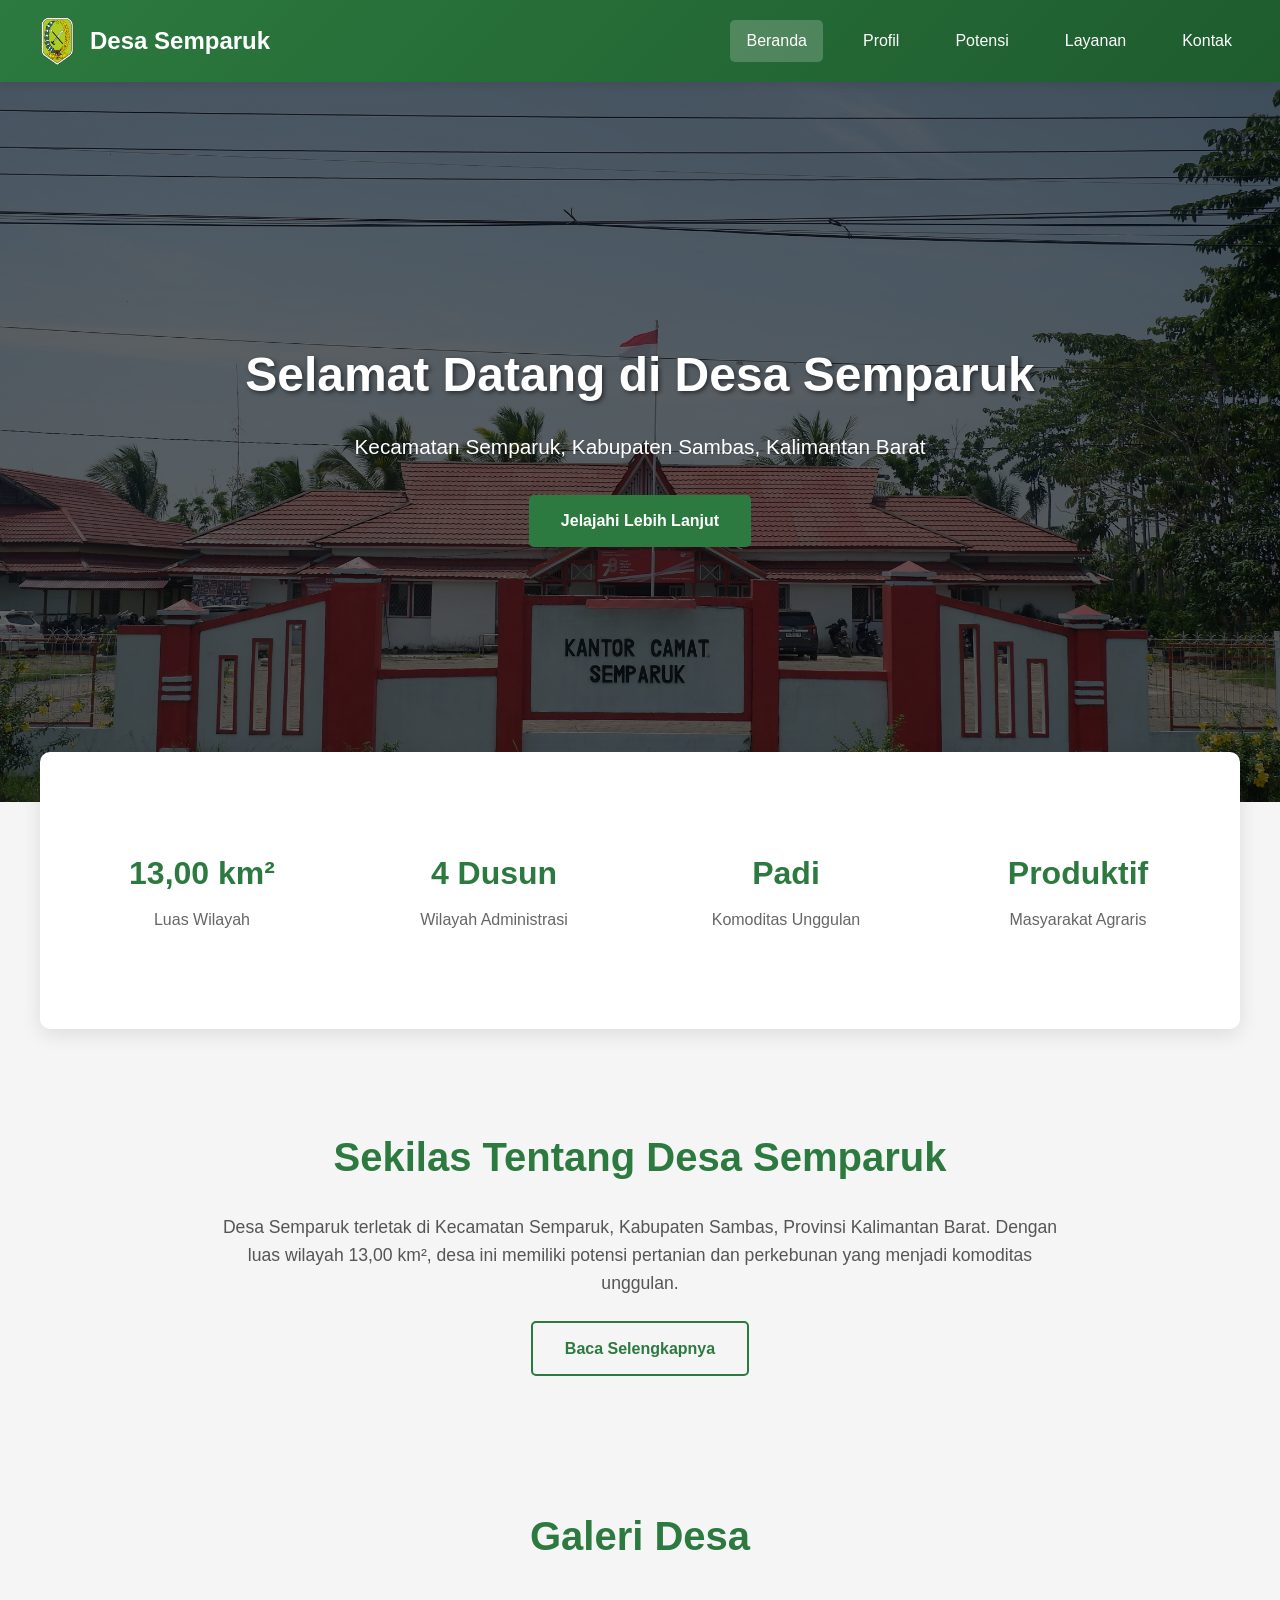
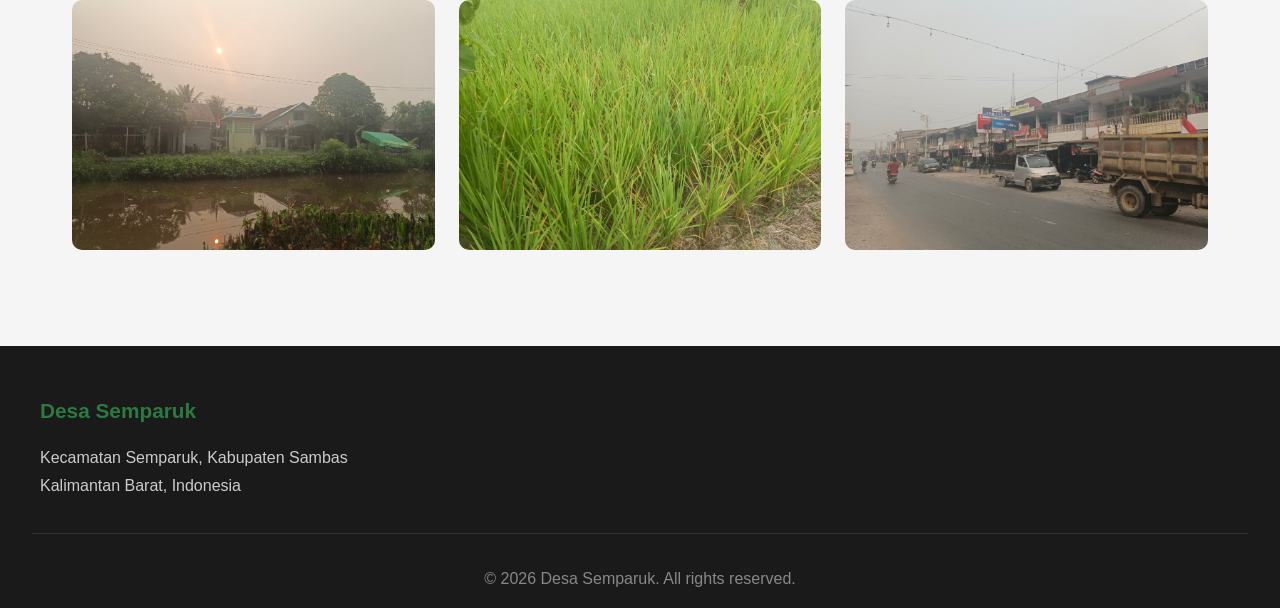
<file: index.html>
<!DOCTYPE html>
<html lang="id">
<head>
  <meta charset="UTF-8" />
  <meta name="viewport" content="width=device-width, initial-scale=1.0"/>
  <meta name="description" content="Website Desa Semparuk, Kecamatan Semparuk, Kabupaten Sambas, Kalimantan Barat"/>
  <title>Desa Semparuk - Kabupaten Sambas</title>
  <link rel="stylesheet" href="style.css" />
</head>
<body>
  <header>
    <div class="logo">
      <img src="logo_pemda.png" alt="Logo" class="logo-img"/>
      <span>Desa Semparuk</span>
    </div>
    <nav>
      <a href="index.html" class="active">Beranda</a>
      <a href="profil.html">Profil</a>
      <a href="potensi.html">Potensi</a>
      <a href="layanan.html">Layanan</a>
      <a href="kontak.html">Kontak</a>
    </nav>
    <button class="menu-toggle" id="menuToggle">☰</button>
  </header>

  <section class="hero">
    <div class="hero-content">
      <h1>Selamat Datang di Desa Semparuk</h1>
      <p>Kecamatan Semparuk, Kabupaten Sambas, Kalimantan Barat</p>
      <a href="profil.html" class="btn">Jelajahi Lebih Lanjut</a>
    </div>
  </section>

  <section class="stats">
    <div class="stat-card">
      <h3> 13,00 km²</h3>
      <p>Luas Wilayah</p>
    </div>
    <div class="stat-card">
      <h3>4 Dusun</h3>
      <p>Wilayah Administrasi</p>
    </div>
    <div class="stat-card">
      <h3>Padi</h3>
      <p>Komoditas Unggulan</p>
    </div>
    <div class="stat-card">
  <h3>Produktif</h3>
  <p>Masyarakat Agraris</p>
</div>
  </section>

  <section class="intro">
    <h2>Sekilas Tentang Desa Semparuk</h2>
    <p>Desa Semparuk terletak di Kecamatan Semparuk, Kabupaten Sambas, Provinsi Kalimantan Barat. Dengan luas wilayah  13,00 km², desa ini memiliki potensi pertanian dan perkebunan yang menjadi komoditas unggulan.</p>
    <a href="profil.html" class="btn btn-secondary">Baca Selengkapnya</a>
  </section>

  <section class="gallery">
    <h2>Galeri Desa</h2>
    <div class="gallery-grid">
      <img src="IMG_20260830_070207_433.jpg" alt="Suasana Lorong"/>
      <img src="IMG_20260830_064853_852.jpg" alt="Padi"/>
      <img src="IMG_20260830_070400_367.jpg" alt="Pasar Semparuk"/>
    </div>
  </section>

  <footer>
    <div class="footer-content">
      <div class="footer-section">
        <h3>Desa Semparuk</h3>
        <p>Kecamatan Semparuk, Kabupaten Sambas<br/>Kalimantan Barat, Indonesia</p>
      </div>
    </div>
    <div class="footer-bottom">
      <p>&copy; 2026 Desa Semparuk. All rights reserved.</p>
    </div>
  </footer>

  <script src="script.js"></script>
</body>
</html>
</file>
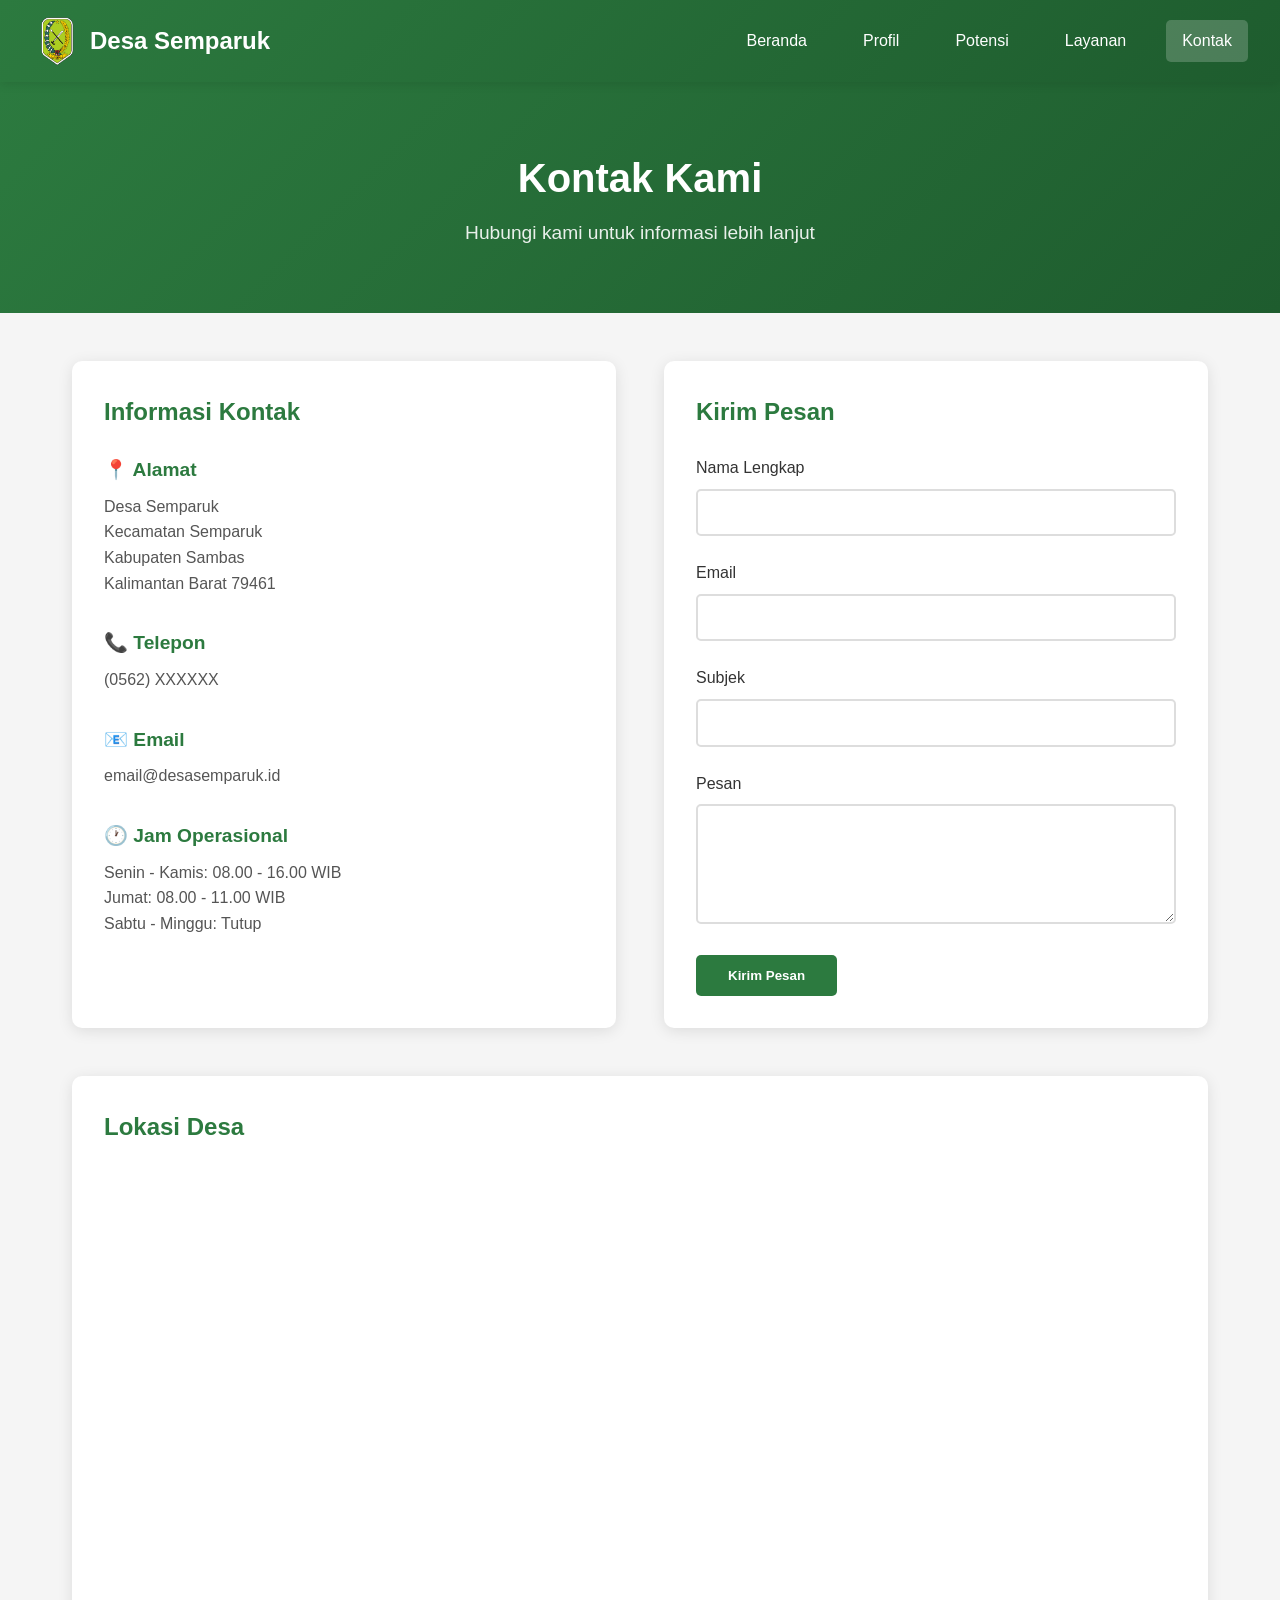
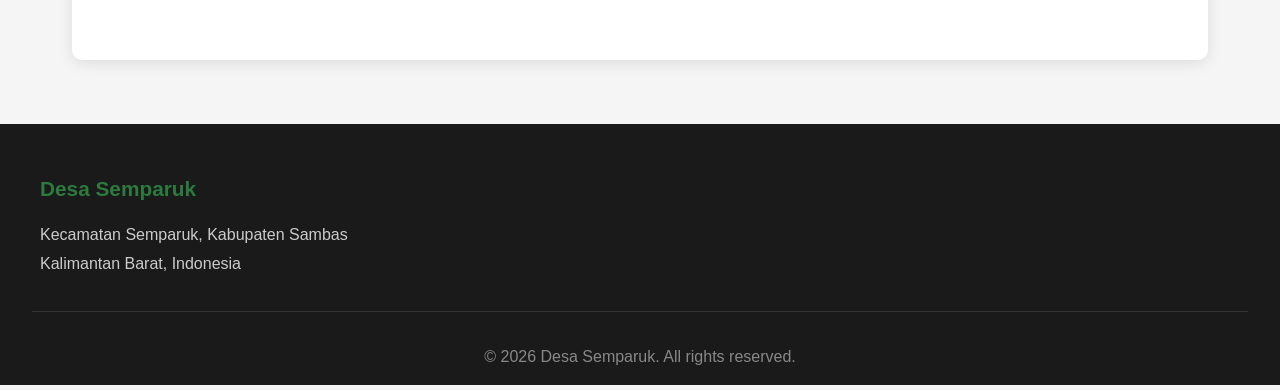
<file: kontak.html>
<!DOCTYPE html>
<html lang="id">
<head>
  <meta charset="UTF-8" />
  <meta name="viewport" content="width=device-width, initial-scale=1.0"/>
  <title>Kontak - Desa Semparuk</title>
  <link rel="stylesheet" href="style.css" />
</head>
<body>
  <header>
    <div class="logo">
      <img src="logo_pemda.png" alt="Logo Desa Semparuk" class="logo-img"/>
      <span>Desa Semparuk</span>
    </div>
    <nav>
      <a href="index.html">Beranda</a>
      <a href="profil.html">Profil</a>
      <a href="potensi.html">Potensi</a>
      <a href="layanan.html">Layanan</a>
      <a href="kontak.html" class="active">Kontak</a>
    </nav>
    <button class="menu-toggle" id="menuToggle">☰</button>
  </header>

  <section class="page-header">
    <h1>Kontak Kami</h1>
    <p>Hubungi kami untuk informasi lebih lanjut</p>
  </section>

  <section class="content">
    <div class="kontak-wrapper">
      <div class="kontak-info">
        <h2>Informasi Kontak</h2>
        <div class="info-item">
          <h3>📍 Alamat</h3>
          <p>Desa Semparuk<br/>Kecamatan Semparuk<br/>Kabupaten Sambas<br/>Kalimantan Barat 79461</p>
        </div>
        <div class="info-item">
          <h3>📞 Telepon</h3>
          <p>(0562) XXXXXX</p>
        </div>
        <div class="info-item">
          <h3>📧 Email</h3>
          <p>email@desasemparuk.id</p>
        </div>
        <div class="info-item">
          <h3>🕐 Jam Operasional</h3>
          <p>Senin - Kamis: 08.00 - 16.00 WIB<br/>Jumat: 08.00 - 11.00 WIB<br/>Sabtu - Minggu: Tutup</p>
        </div>
      </div>

      <div class="kontak-form">
        <h2>Kirim Pesan</h2>
        <form id="contactForm">
          <div class="form-group">
            <label for="nama">Nama Lengkap</label>
            <input type="text" id="nama" name="nama" required/>
          </div>
          <div class="form-group">
            <label for="email">Email</label>
            <input type="email" id="email" name="email" required/>
          </div>
          <div class="form-group">
            <label for="subjek">Subjek</label>
            <input type="text" id="subjek" name="subjek" required/>
          </div>
          <div class="form-group">
            <label for="pesan">Pesan</label>
            <textarea id="pesan" name="pesan" rows="5" required></textarea>
          </div>
          <button type="submit" class="btn">Kirim Pesan</button>
        </form>
      </div>
    </div>

    <div class="map-section">
      <h2>Lokasi Desa</h2>
      <div class="map-container">
        <iframe 
          src="https://www.google.com/maps/embed?pb=!1m18!1m12!1m3!1d18974.86491471189!2d109.10151152522246!3d1.1787715364190103!2m3!1f0!2f0!3f0!3m2!1i1024!2i768!4f13.1!3m3!1m2!1s0x31e49df1788b9505%3A0x7a98b74405d9af21!2sKec.%20Semparuk%2C%20Kabupaten%20Sambas%2C%20Kalimantan%20Barat!5e0!3m2!1sid!2sid!4v1787822150719!5m2!1sid!2sid" width="600" height="450" style="border:0;" allowfullscreen="" loading="lazy" referrerpolicy="strict-origin-when-cross-origin" 
          width="100%" 
          height="400" 
          style="border:0;" 
          allowfullscreen="" 
          loading="lazy">
        </iframe>
      </div>
    </div>
  </section>

  <footer>
    <div class="footer-content">
      <div class="footer-section">
        <h3>Desa Semparuk</h3>
        <p>Kecamatan Semparuk, Kabupaten Sambas<br/>Kalimantan Barat, Indonesia</p>
      </div>
    </div>
    <div class="footer-bottom">
      <p>&copy; 2026 Desa Semparuk. All rights reserved.</p>
    </div>
  </footer>

  <script src="script.js"></script>
</body>
</html>
</file>
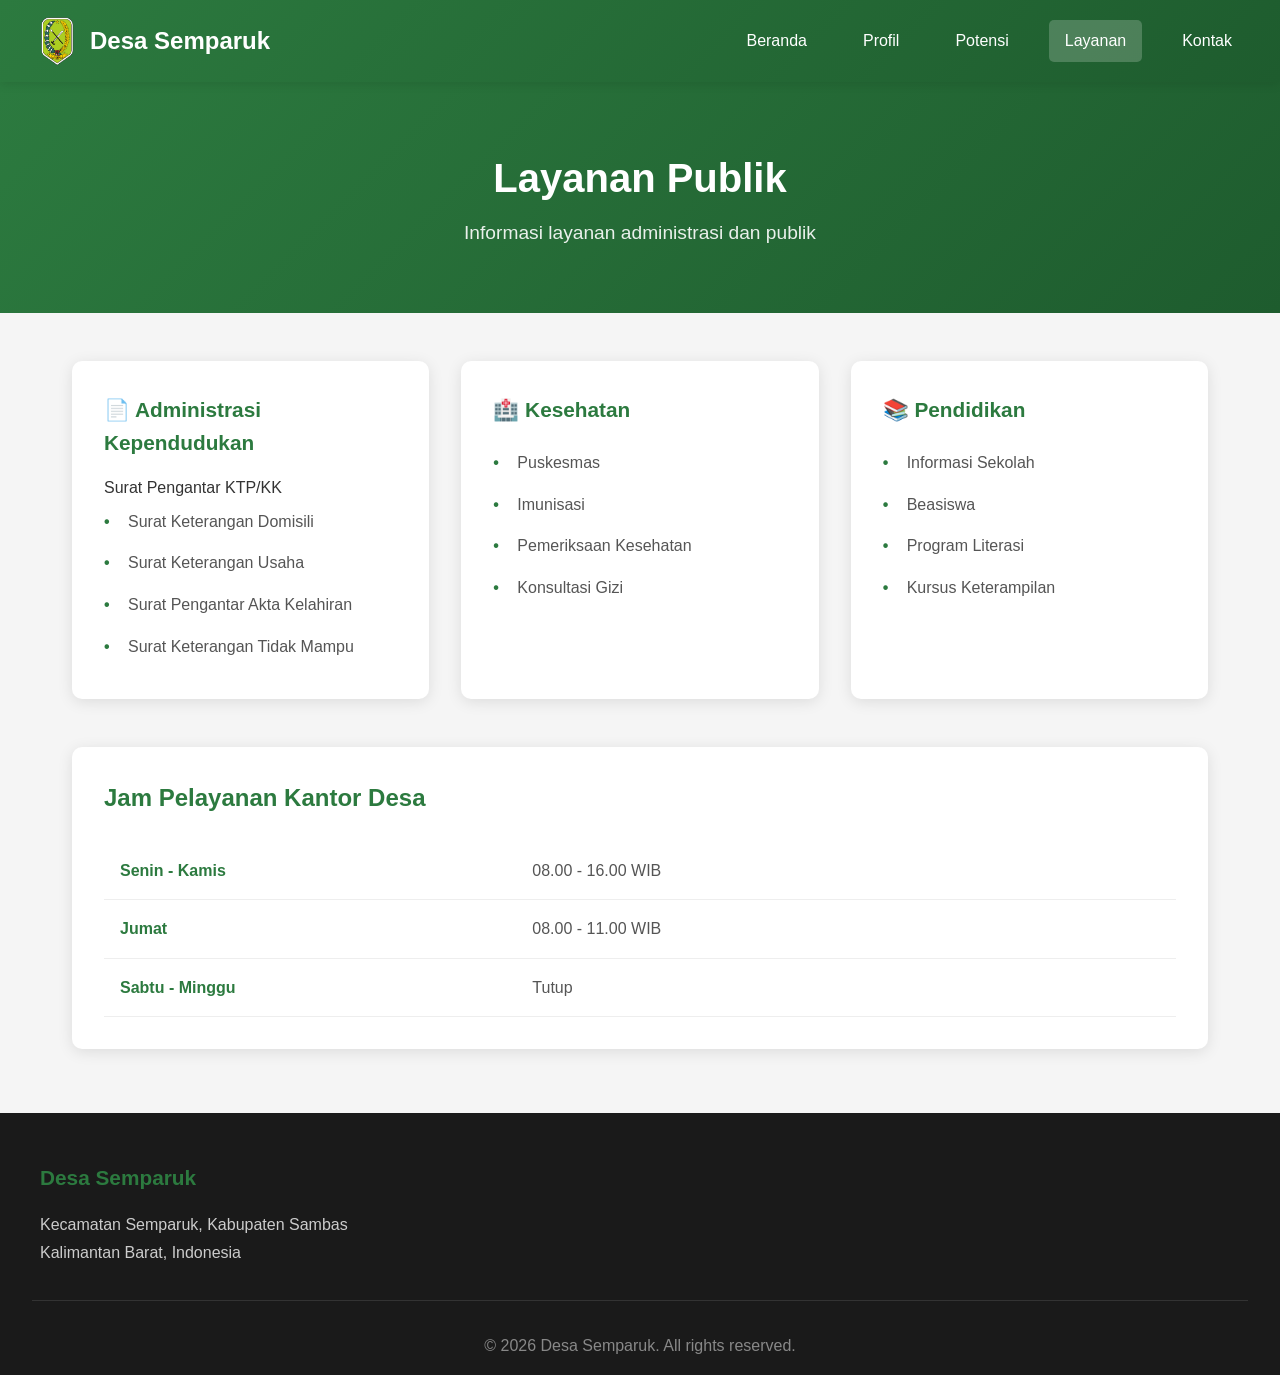
<file: layanan.html>
<!DOCTYPE html>
<html lang="id">
<head>
  <meta charset="UTF-8" />
  <meta name="viewport" content="width=device-width, initial-scale=1.0"/>
  <title>Layanan - Desa Semparuk</title>
  <link rel="stylesheet" href="style.css" />
</head>
<body>
  <header>
    <div class="logo">
      <img src="logo_pemda.png" alt="Logo Desa Semparuk" class="logo-img"/>
      <span>Desa Semparuk</span>
    </div>
    <nav>
      <a href="index.html">Beranda</a>
      <a href="profil.html">Profil</a>
      <a href="potensi.html">Potensi</a>
      <a href="layanan.html" class="active">Layanan</a>
      <a href="kontak.html">Kontak</a>
    </nav>
    <button class="menu-toggle" id="menuToggle">☰</button>
  </header>

  <section class="page-header">
    <h1>Layanan Publik</h1>
    <p>Informasi layanan administrasi dan publik</p>
  </section>

  <section class="content">
    <div class="layanan-grid">
      <div class="layanan-card">
        <h3>📄 Administrasi Kependudukan</h3>
        <ul>
          <pembuatan>Surat Pengantar KTP/KK</pembuatan>
          <li>Surat Keterangan Domisili</li>
          <li>Surat Keterangan Usaha</li>
          <li>Surat Pengantar Akta Kelahiran</li>
          <li>Surat Keterangan Tidak Mampu</li>
        </ul>
      </div>

      <div class="layanan-card">
        <h3>🏥 Kesehatan</h3>
        <ul>
          <li>Puskesmas</li>
          <li>Imunisasi</li>
          <li>Pemeriksaan Kesehatan</li>
          <li>Konsultasi Gizi</li>
        </ul>
      </div>

      <div class="layanan-card">
        <h3>📚 Pendidikan</h3>
        <ul>
          <li>Informasi Sekolah</li>
          <li>Beasiswa</li>
          <li>Program Literasi</li>
          <li>Kursus Keterampilan</li>
        </ul>
      </div>
    </div>

    <div class="jam-layanan">
      <h2>Jam Pelayanan Kantor Desa</h2>
      <table class="data-table">
        <tr>
          <td>Senin - Kamis</td>
          <td>08.00 - 16.00 WIB</td>
        </tr>
        <tr>
          <td>Jumat</td>
          <td>08.00 - 11.00 WIB</td>
        </tr>
        <tr>
          <td>Sabtu - Minggu</td>
          <td>Tutup</td>
        </tr>
      </table>
    </div>
  </section>

  <footer>
    <div class="footer-content">
      <div class="footer-section">
        <h3>Desa Semparuk</h3>
        <p>Kecamatan Semparuk, Kabupaten Sambas<br/>Kalimantan Barat, Indonesia</p>
      </div>
    </div>
    <div class="footer-bottom">
      <p>&copy; 2026 Desa Semparuk. All rights reserved.</p>
    </div>
  </footer>

  <script src="script.js"></script>
</body>
</html>
</file>
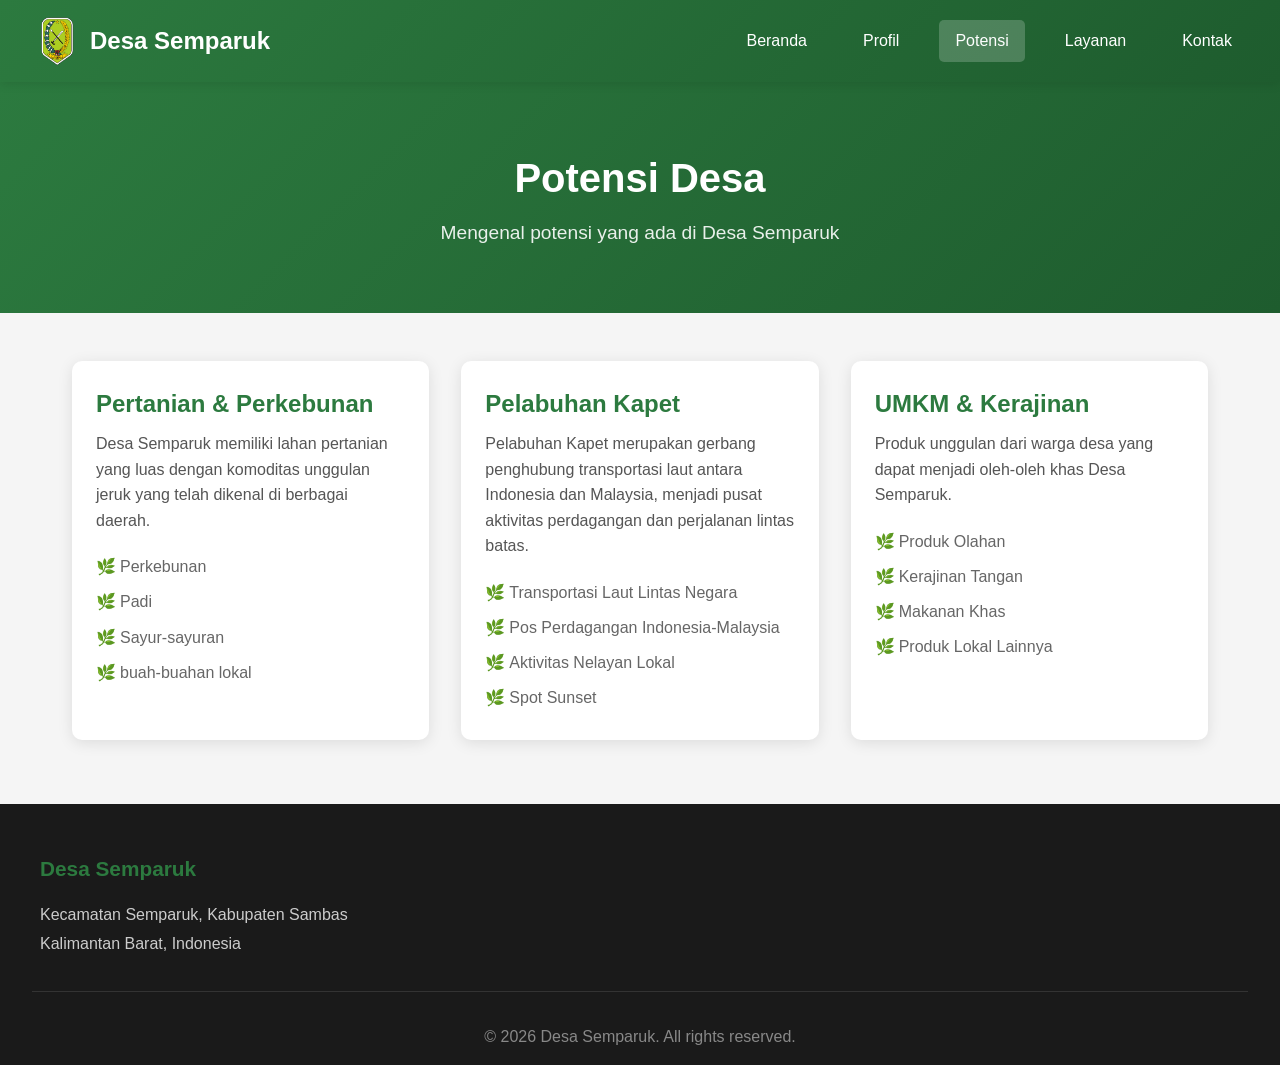
<file: potensi.html>
<!DOCTYPE html>
<html lang="id">
<head>
  <meta charset="UTF-8" />
  <meta name="viewport" content="width=device-width, initial-scale=1.0"/>
  <title>Potensi - Desa Semparuk</title>
  <link rel="stylesheet" href="style.css" />
</head>
<body>
  <header>
    <div class="logo">
      <img src="logo_pemda.png" alt="Logo Desa Semparuk" class="logo-img"/>
      <span>Desa Semparuk</span>
    </div>
    <nav>
      <a href="index.html">Beranda</a>
      <a href="profil.html">Profil</a>
      <a href="potensi.html" class="active">Potensi</a>
      <a href="layanan.html">Layanan</a>
      <a href="kontak.html">Kontak</a>
    </nav>
    <button class="menu-toggle" id="menuToggle">☰</button>
  </header>

  <section class="page-header">
    <h1>Potensi Desa</h1>
    <p>Mengenal potensi yang ada di Desa Semparuk</p>
  </section>

  <section class="content">
    <div class="potensi-grid">
      <div class="potensi-card">
        <h3>Pertanian & Perkebunan</h3>
        <p>Desa Semparuk memiliki lahan pertanian yang luas dengan komoditas unggulan jeruk yang telah dikenal di berbagai daerah.</p>
        <ul>
          <li>Perkebunan</li>
          <li>Padi</li>
          <li>Sayur-sayuran</li>
          <li>buah-buahan lokal</li>
        </ul>
      </div>

    <div class="potensi-card">
  <h3>Pelabuhan Kapet</h3>
  <p>Pelabuhan Kapet merupakan gerbang penghubung transportasi laut antara Indonesia dan Malaysia, menjadi pusat aktivitas perdagangan dan perjalanan lintas batas.</p>
  <ul>
    <li>Transportasi Laut Lintas Negara</li>
    <li>Pos Perdagangan Indonesia-Malaysia</li>
    <li>Aktivitas Nelayan Lokal</li>
    <li>Spot Sunset</li>
  </ul>
</div>

      <div class="potensi-card">
        <h3>UMKM & Kerajinan</h3>
        <p>Produk unggulan dari warga desa yang dapat menjadi oleh-oleh khas Desa Semparuk.</p>
        <ul>
          <li>Produk Olahan</li>
          <li>Kerajinan Tangan</li>
          <li>Makanan Khas</li>
          <li>Produk Lokal Lainnya</li>
        </ul>
      </div>
  </section>

  <footer>
    <div class="footer-content">
      <div class="footer-section">
        <h3>Desa Semparuk</h3>
        <p>Kecamatan Semparuk, Kabupaten Sambas<br/>Kalimantan Barat, Indonesia</p>
      </div>
    </div>
    <div class="footer-bottom">
      <p>&copy; 2026 Desa Semparuk. All rights reserved.</p>
    </div>
  </footer>

  <script src="script.js"></script>
</body>
</html>
</file>
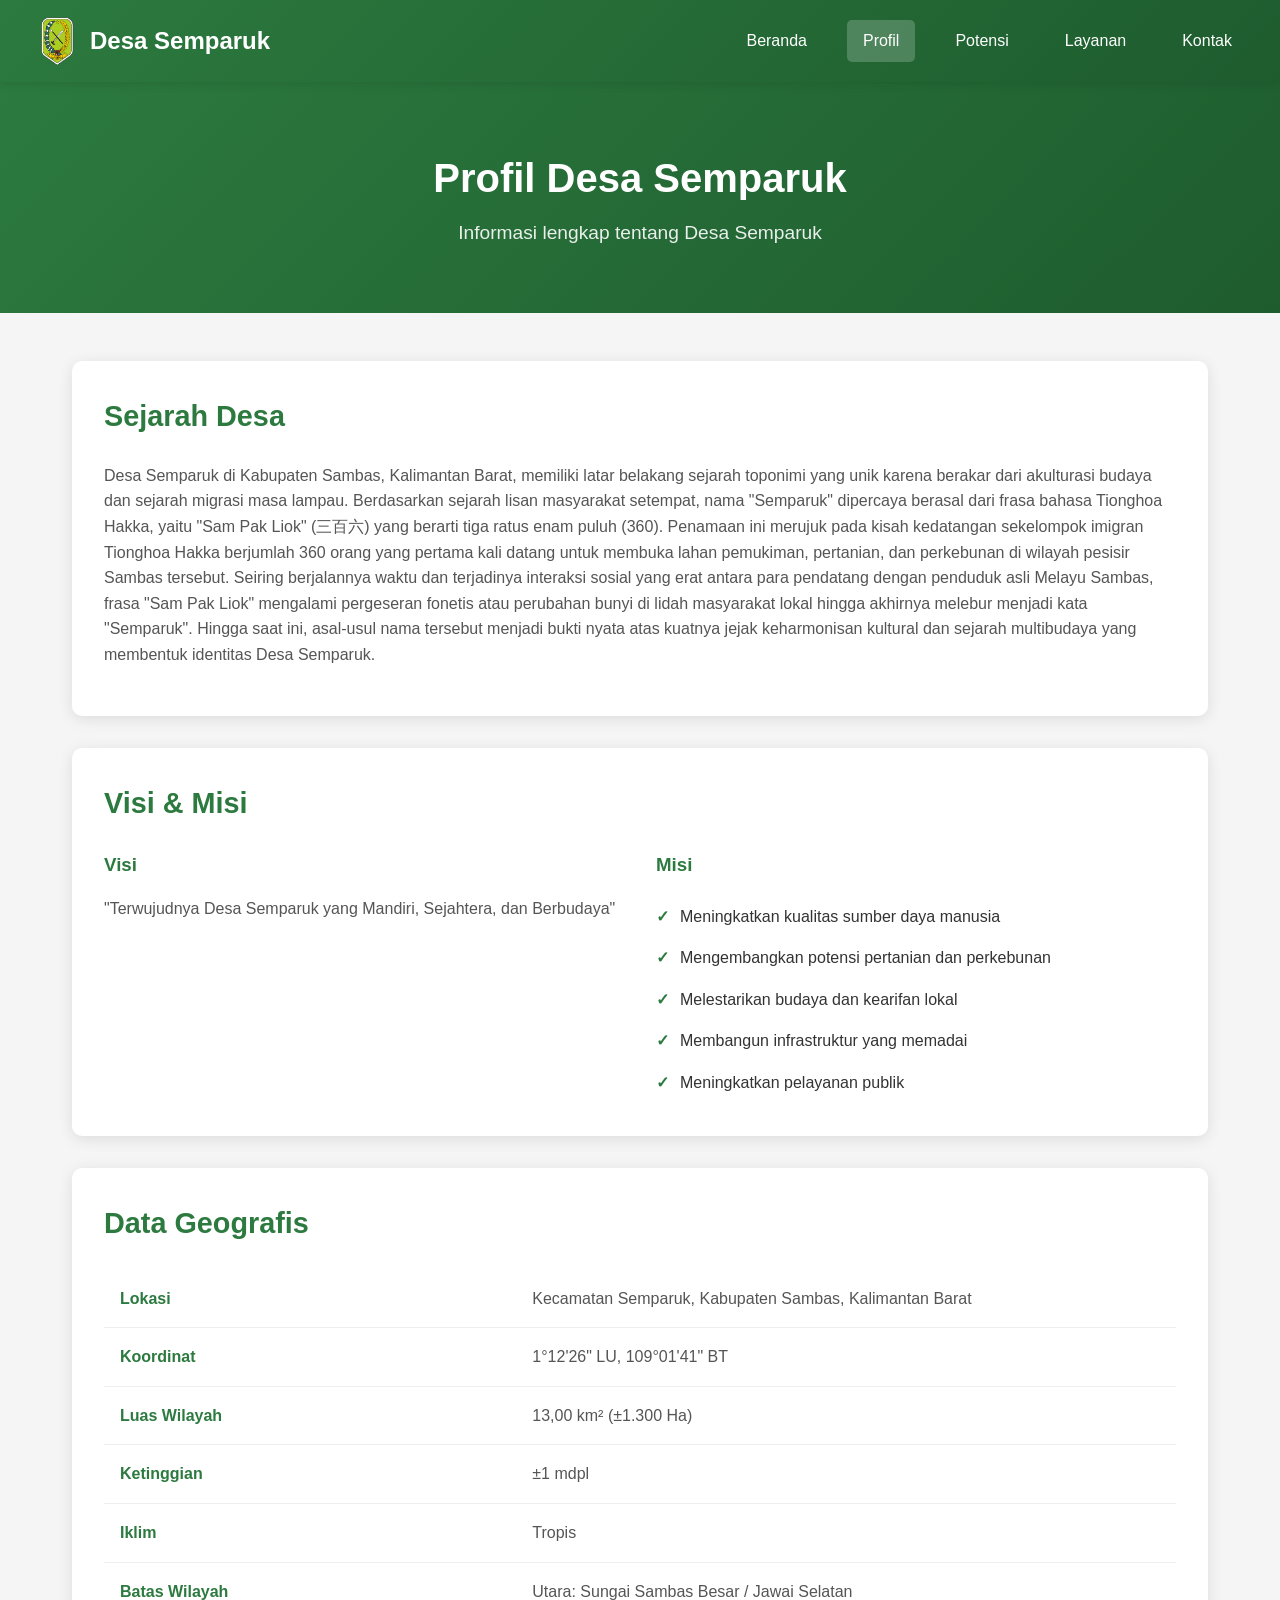
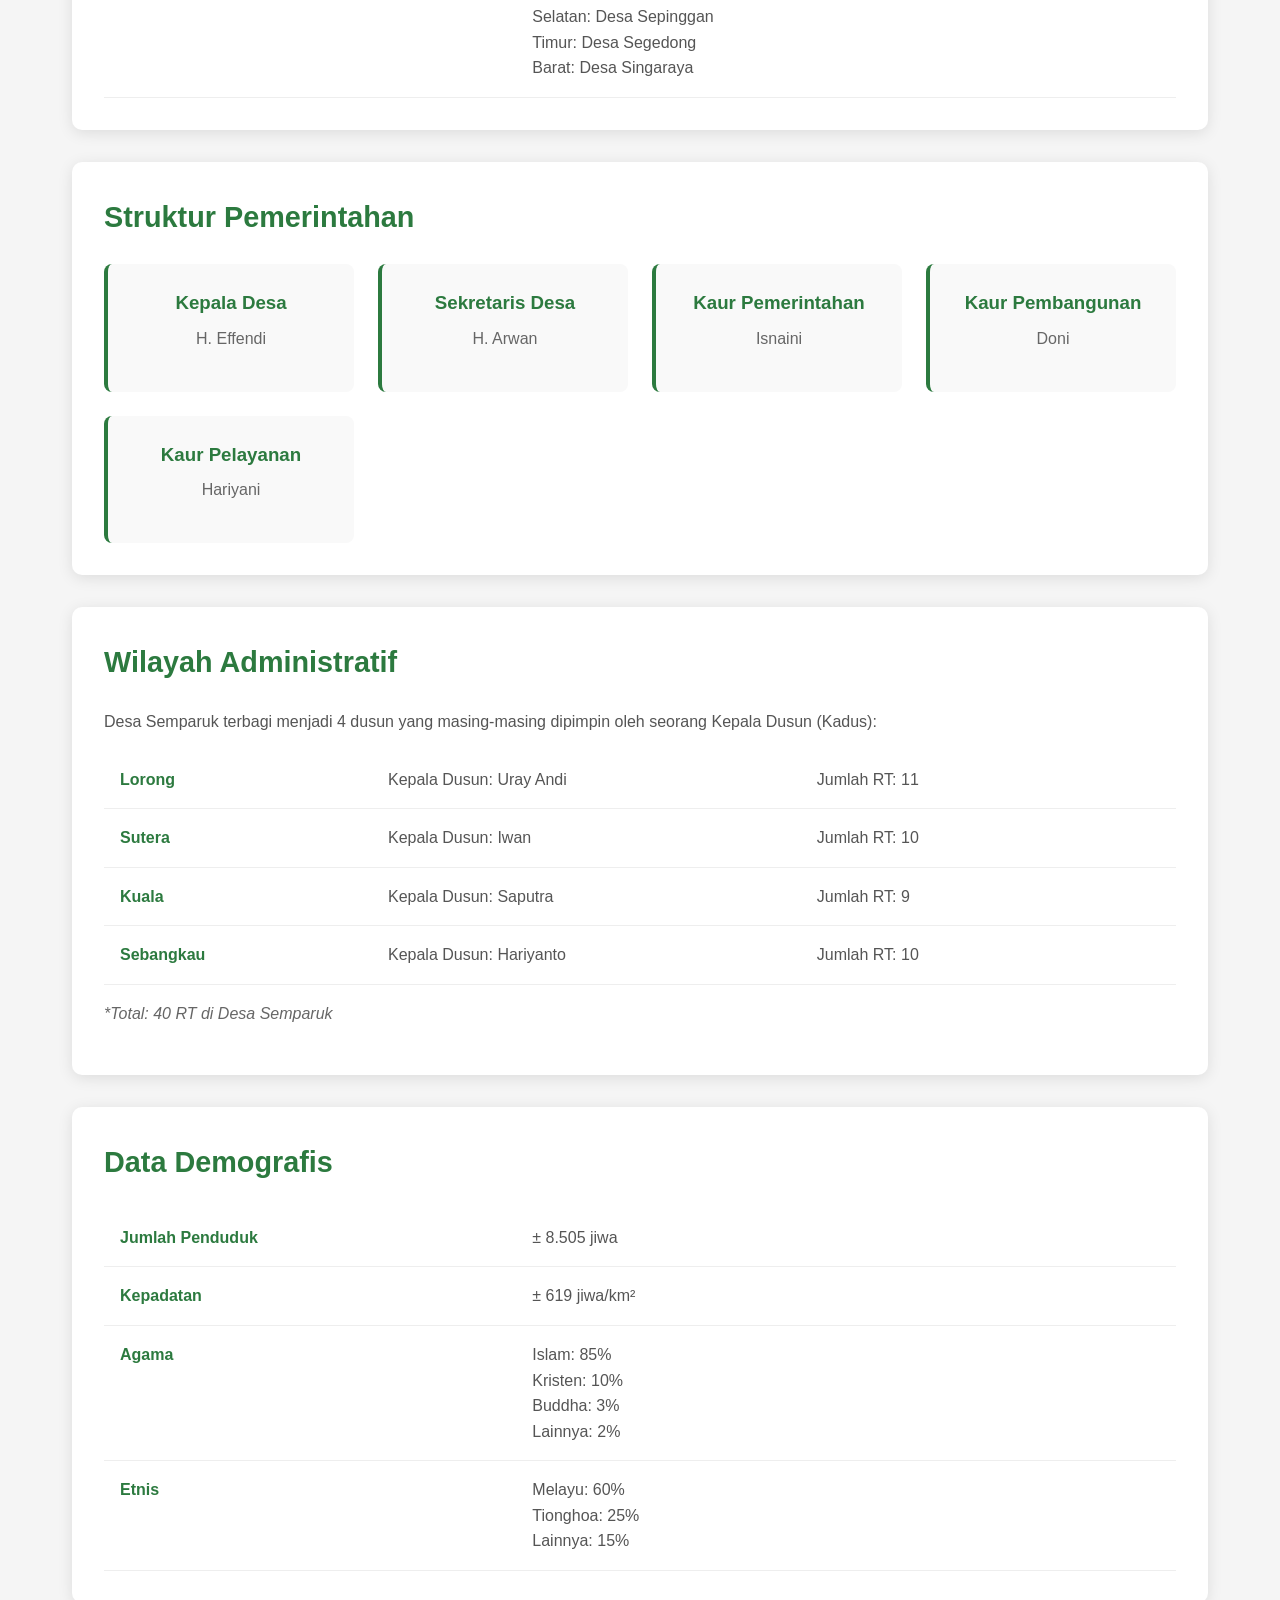
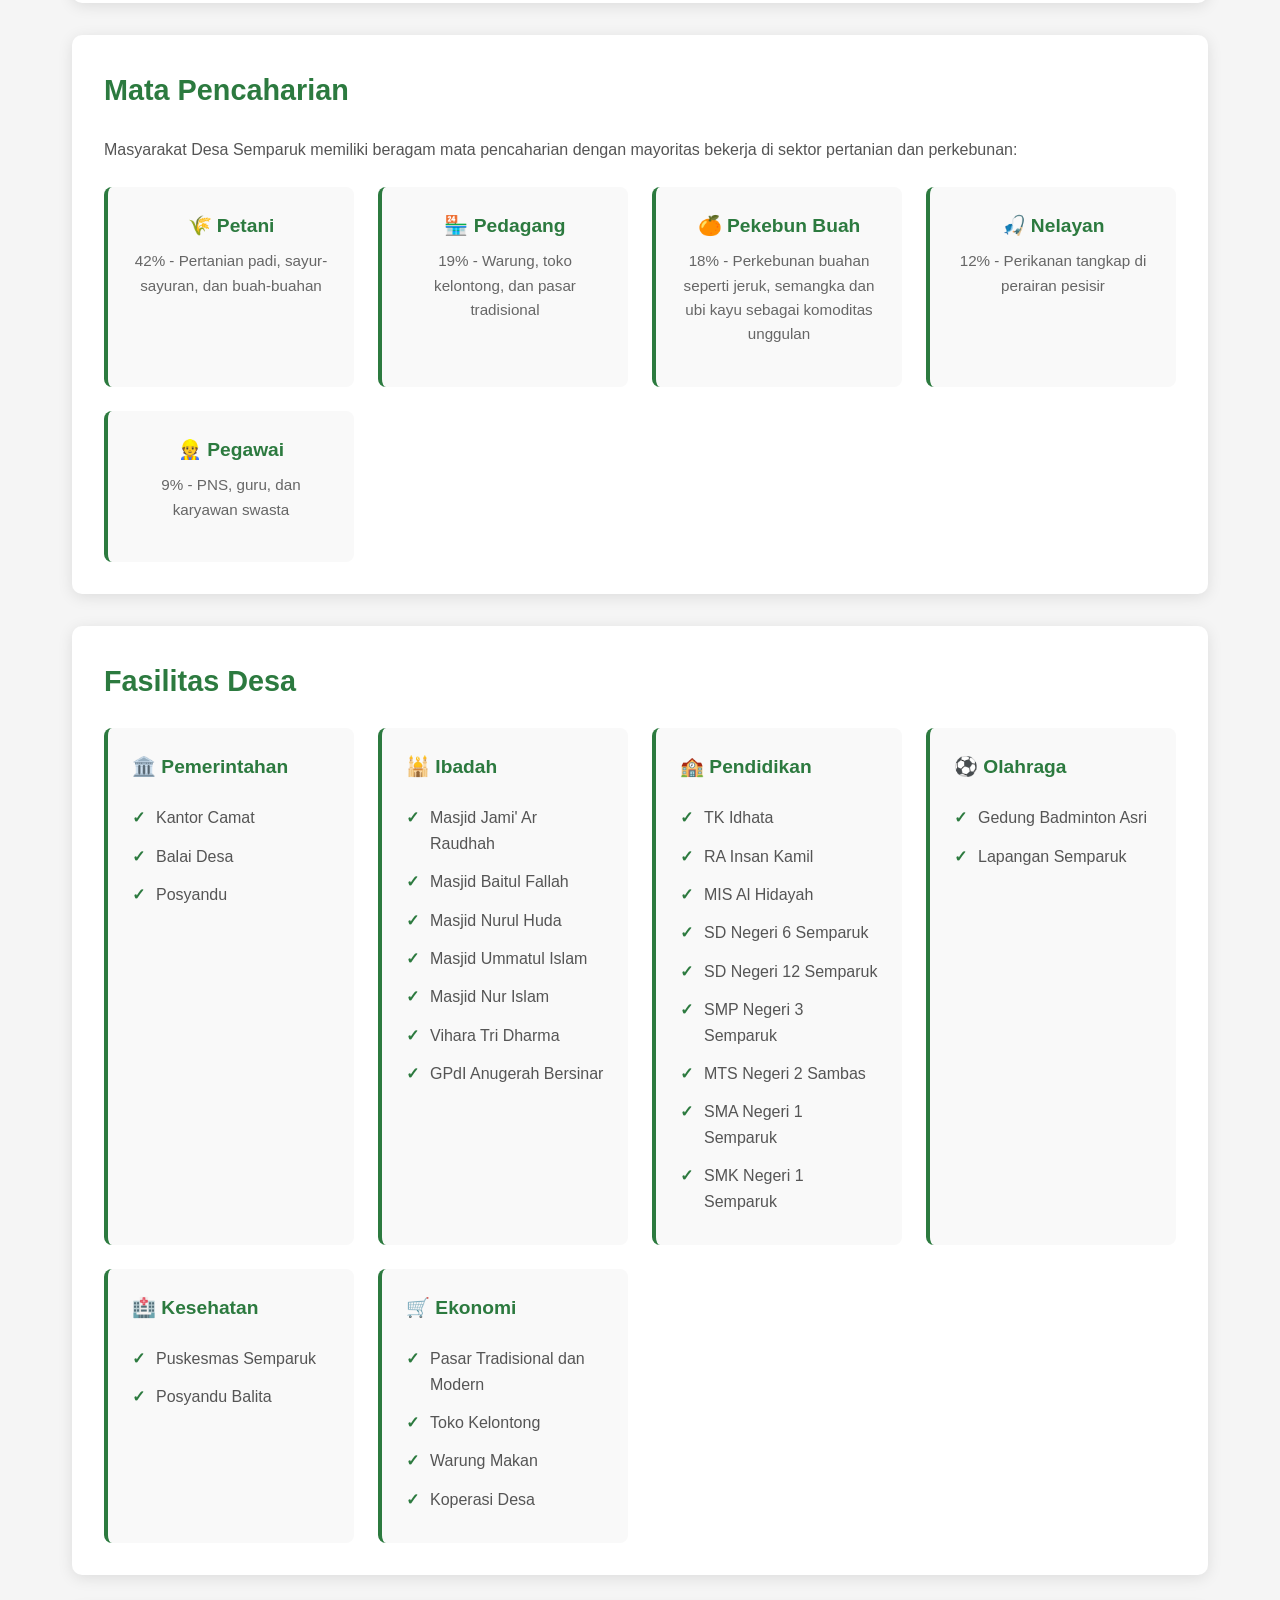
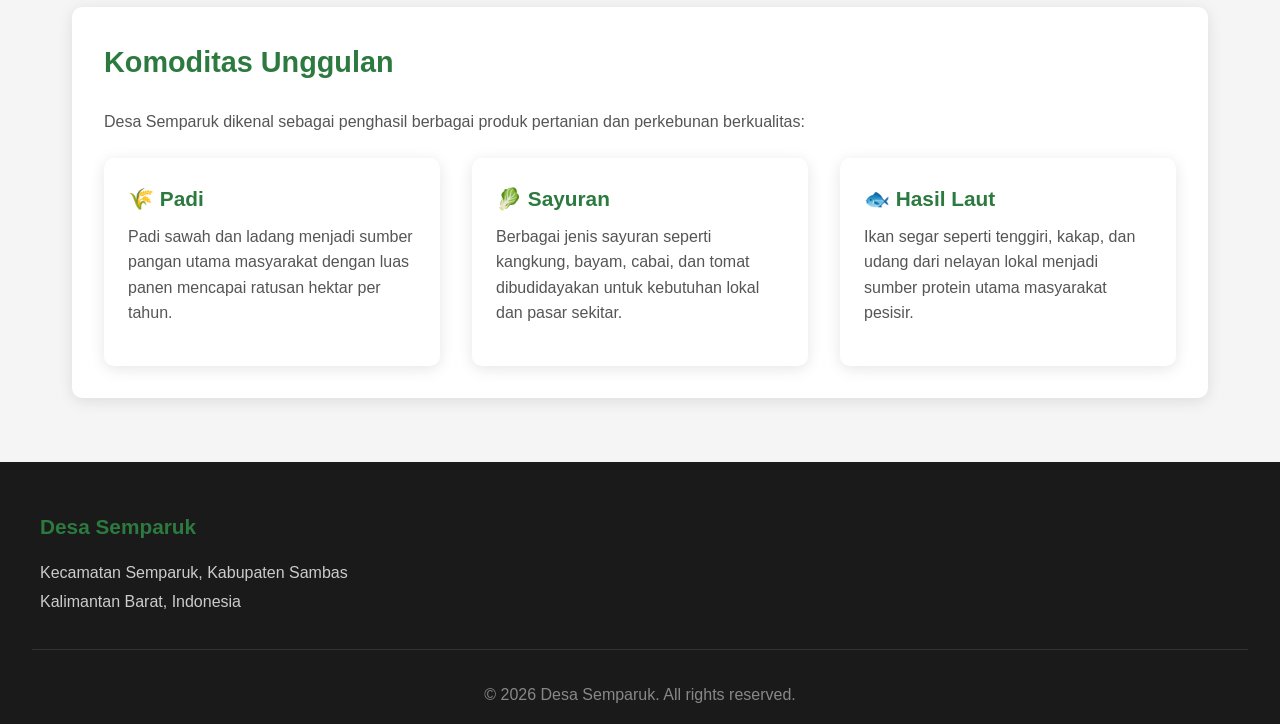
<file: profil.html>
<!DOCTYPE html>
<html lang="id">
<head>
  <meta charset="UTF-8" />
  <meta name="viewport" content="width=device-width, initial-scale=1.0"/>
  <title>Profil - Desa Semparuk</title>
  <link rel="stylesheet" href="style.css" />
</head>
<body>
  <header>
    <div class="logo">
      <img src="logo_pemda.png" alt="Logo Desa Semparuk" class="logo-img"/>
      <span>Desa Semparuk</span>
    </div>
    <nav>
      <a href="index.html">Beranda</a>
      <a href="profil.html" class="active">Profil</a>
      <a href="potensi.html">Potensi</a>
      <a href="layanan.html">Layanan</a>
      <a href="kontak.html">Kontak</a>
    </nav>
    <button class="menu-toggle" id="menuToggle">☰</button>
  </header>

  <section class="page-header">
    <h1>Profil Desa Semparuk</h1>
    <p>Informasi lengkap tentang Desa Semparuk</p>
  </section>

  <section class="content">
    <!-- SEJARAH DESA -->
    <div class="content-card">
      <h2>Sejarah Desa</h2>
      <p>
        Desa Semparuk di Kabupaten Sambas, Kalimantan Barat, memiliki latar belakang sejarah toponimi yang unik karena berakar dari akulturasi budaya dan sejarah migrasi masa lampau. Berdasarkan sejarah lisan masyarakat setempat, nama "Semparuk" dipercaya berasal dari frasa bahasa Tionghoa Hakka, yaitu "Sam Pak Liok" (三百六) yang berarti tiga ratus enam puluh (360). Penamaan ini merujuk pada kisah kedatangan sekelompok imigran Tionghoa Hakka berjumlah 360 orang yang pertama kali datang untuk membuka lahan pemukiman, pertanian, dan perkebunan di wilayah pesisir Sambas tersebut. Seiring berjalannya waktu dan terjadinya interaksi sosial yang erat antara para pendatang dengan penduduk asli Melayu Sambas, frasa "Sam Pak Liok" mengalami pergeseran fonetis atau perubahan bunyi di lidah masyarakat lokal hingga akhirnya melebur menjadi kata "Semparuk". Hingga saat ini, asal-usul nama tersebut menjadi bukti nyata atas kuatnya jejak keharmonisan kultural dan sejarah multibudaya yang membentuk identitas Desa Semparuk.
      </p>
    </div>

    <!-- VISI & MISI -->
    <div class="content-card">
      <h2>Visi & Misi</h2>
      <div class="visi-misi">
        <div class="visi">
          <h3>Visi</h3>
          <p>"Terwujudnya Desa Semparuk yang Mandiri, Sejahtera, dan Berbudaya"</p>
        </div>
        <div class="misi">
          <h3>Misi</h3>
          <ul>
            <li>Meningkatkan kualitas sumber daya manusia</li>
            <li>Mengembangkan potensi pertanian dan perkebunan</li>
            <li>Melestarikan budaya dan kearifan lokal</li>
            <li>Membangun infrastruktur yang memadai</li>
            <li>Meningkatkan pelayanan publik</li>
          </ul>
        </div>
      </div>
    </div>

    <!-- DATA GEOGRAFIS -->
    <div class="content-card">
      <h2>Data Geografis</h2>
      <table class="data-table">
        <tr>
          <td><strong>Lokasi</strong></td>
          <td>Kecamatan Semparuk, Kabupaten Sambas, Kalimantan Barat</td>
        </tr>
        <tr>
          <td><strong>Koordinat</strong></td>
          <td>1°12'26" LU, 109°01'41" BT</td>
        </tr>
        <tr>
          <td><strong>Luas Wilayah</strong></td>
          <td>13,00 km² (±1.300 Ha)</td>
        </tr>
        <tr>
          <td><strong>Ketinggian</strong></td>
          <td>±1 mdpl</td>
        </tr>
        <tr>
          <td><strong>Iklim</strong></td>
          <td>Tropis</td>
        </tr>
        <tr>
          <td><strong>Batas Wilayah</strong></td>
          <td>
            Utara: Sungai Sambas Besar / Jawai Selatan<br/>
            Selatan: Desa Sepinggan<br/>
            Timur: Desa Segedong<br/>
            Barat: Desa Singaraya
          </td>
        </tr>
      </table>
    </div>

    <!-- PEMERINTAHAN DESA -->
    <div class="content-card">
      <h2>Struktur Pemerintahan</h2>
      <div class="structure">
        <div class="position">
          <h3>Kepala Desa</h3>
          <p>H. Effendi</p>
        </div>
        <div class="position">
          <h3>Sekretaris Desa</h3>
          <p>H. Arwan</p>
        </div>
        <div class="position">
          <h3>Kaur Pemerintahan</h3>
          <p>Isnaini</p>
        </div>
        <div class="position">
          <h3>Kaur Pembangunan</h3>
          <p>Doni</p>
        </div>
        <div class="position">
          <h3>Kaur Pelayanan</h3>
          <p>Hariyani</p>
        </div>
      </div>
    </div>

    <!-- WILAYAH ADMINISTRATIF (DUSUN) -->
    <div class="content-card">
  <h2>Wilayah Administratif</h2>
  <p>Desa Semparuk terbagi menjadi 4 dusun yang masing-masing dipimpin oleh seorang Kepala Dusun (Kadus):</p>
  <table class="data-table">
    <tr>
      <td><strong>Lorong</strong></td>
      <td>Kepala Dusun: Uray Andi</td>
      <td>Jumlah RT: 11</td>
    </tr>
    <tr>
      <td><strong>Sutera</strong></td>
      <td>Kepala Dusun: Iwan</td>
      <td>Jumlah RT: 10</td>
    </tr>
    <tr>
      <td><strong>Kuala</strong></td>
      <td>Kepala Dusun: Saputra</td>
      <td>Jumlah RT: 9</td>
    </tr>
    <tr>
      <td><strong>Sebangkau</strong></td>
      <td>Kepala Dusun: Hariyanto</td>
      <td>Jumlah RT: 10</td>
    </tr>
  </table>
  <p style="margin-top: 1rem; font-style: italic; color: #666;">
    *Total: 40 RT di Desa Semparuk
  </p>
</div>

    <!-- DATA DEMOGRAFIS -->
    <div class="content-card">
      <h2>Data Demografis</h2>
      <table class="data-table">
        <tr>
          <td><strong>Jumlah Penduduk</strong></td>
          <td>± 8.505 jiwa</td>
        </tr>
        <tr>
          <td><strong>Kepadatan</strong></td>
          <td>± 619 jiwa/km²</td>
        </tr>
        <tr>
          <td><strong>Agama</strong></td>
          <td>
            Islam: 85%<br/>
            Kristen: 10%<br/>
            Buddha: 3%<br/>
            Lainnya: 2%
          </td>
        </tr>
        <tr>
          <td><strong>Etnis</strong></td>
          <td>
            Melayu: 60%<br/>
            Tionghoa: 25%<br/>
            Lainnya: 15%
          </td>
        </tr>
      </table>
    </div>

    <!-- MATA PENCAHARIAN -->
    <div class="content-card">
      <h2>Mata Pencaharian</h2>
      <p>Masyarakat Desa Semparuk memiliki beragam mata pencaharian dengan mayoritas bekerja di sektor pertanian dan perkebunan:</p>
      <div class="mata-pencaharian-grid">
        <div class="mata-pencaharian-card">
          <h3>🌾 Petani</h3>
          <p>42% - Pertanian padi, sayur-sayuran, dan buah-buahan</p>
        </div>  
        <div class="mata-pencaharian-card">
          <h3>🏪 Pedagang</h3>
          <p>19% - Warung, toko kelontong, dan pasar tradisional</p>
        </div>
        <div class="mata-pencaharian-card">
          <h3>🍊 Pekebun Buah</h3>
          <p>18% - Perkebunan buahan seperti jeruk, semangka dan ubi kayu sebagai komoditas unggulan</p>
        </div>
      
        <div class="mata-pencaharian-card">
          <h3>🎣 Nelayan</h3>
          <p>12% - Perikanan tangkap di perairan pesisir</p>
        </div>
        <div class="mata-pencaharian-card">
          <h3>👷 Pegawai</h3>
          <p>9% - PNS, guru, dan karyawan swasta</p>
        </div>
      </div>
    </div>

    <!-- FASILITAS DESA -->
    <div class="content-card">
      <h2>Fasilitas Desa</h2>
      <div class="fasilitas-grid">
        <div class="fasilitas-card">
          <h3>🏛️ Pemerintahan</h3>
          <ul>
            <li>Kantor Camat</li>
            <li>Balai Desa</li>
            <li>Posyandu</li>
          </ul>
        </div>
        <div class="fasilitas-card">
          <h3>🕌 Ibadah</h3>
          <ul>
            <li>Masjid Jami' Ar Raudhah</li>
            <li>Masjid Baitul Fallah</li>
            <li>Masjid Nurul Huda</li>
            <li>Masjid Ummatul Islam</li>
            <li>Masjid Nur Islam</li>
            <li>Vihara Tri Dharma</li>
            <li>GPdI Anugerah Bersinar</li>
          </ul>
        </div>
        <div class="fasilitas-card">
          <h3>🏫 Pendidikan</h3>
          <ul>
            <li>TK Idhata</li>
            <li>RA Insan Kamil</li>
            <li>MIS Al Hidayah</li>
            <li>SD Negeri 6 Semparuk</li>
            <li>SD Negeri 12 Semparuk</li>
            <li>SMP Negeri 3 Semparuk</li>
             <li>MTS Negeri 2 Sambas</li>
            <li>SMA Negeri 1 Semparuk</li>
            <li>SMK Negeri 1 Semparuk</li>
          </ul>
        </div>
        <div class="fasilitas-card">
          <h3>⚽ Olahraga</h3>
          <ul>
            <li>Gedung Badminton Asri</li>
            <li>Lapangan Semparuk</li>
          </ul>
        </div>
        <div class="fasilitas-card">
          <h3>🏥 Kesehatan</h3>
          <ul>
            <li>Puskesmas Semparuk</li>
            <li>Posyandu Balita</li>
          </ul>
        </div>
        <div class="fasilitas-card">
          <h3>🛒 Ekonomi</h3>
          <ul>
            <li>Pasar Tradisional dan Modern</li>
            <li>Toko Kelontong</li>
            <li>Warung Makan</li>
            <li>Koperasi Desa</li>
          </ul>
        </div>
      </div>
    </div>

    <!-- KOMODITAS UNGGULAN -->
    <div class="content-card">
      <h2>Komoditas Unggulan</h2>
      <p>Desa Semparuk dikenal sebagai penghasil berbagai produk pertanian dan perkebunan berkualitas:</p>
      <div class="komoditas-grid">
        <div class="komoditas-card">
          <h3>🌾 Padi</h3>
          <p>Padi sawah dan ladang menjadi sumber pangan utama masyarakat dengan luas panen mencapai ratusan hektar per tahun.</p>
        </div>
        <div class="komoditas-card">
          <h3>🥬 Sayuran</h3>
          <p>Berbagai jenis sayuran seperti kangkung, bayam, cabai, dan tomat dibudidayakan untuk kebutuhan lokal dan pasar sekitar.</p>
        </div>
        <div class="komoditas-card">
          <h3>🐟 Hasil Laut</h3>
          <p>Ikan segar seperti tenggiri, kakap, dan udang dari nelayan lokal menjadi sumber protein utama masyarakat pesisir.</p>
        </div>
      </div>
    </div>
  </section>

  <footer>
    <div class="footer-content">
      <div class="footer-section">
        <h3>Desa Semparuk</h3>
        <p>Kecamatan Semparuk, Kabupaten Sambas<br/>Kalimantan Barat, Indonesia</p>
      </div>
    </div>
    <div class="footer-bottom">
      <p>&copy; 2026 Desa Semparuk. All rights reserved.</p>
    </div>
  </footer>

  <script src="script.js"></script>
</body>
</html>
</file>
<file: style.css>
/* ===== RESET & BASE ===== */
* {
  margin: 0;
  padding: 0;
  box-sizing: border-box;
}

body {
  font-family: 'Segoe UI', Tahoma, Geneva, Verdana, sans-serif;
  line-height: 1.6;
  background: #f5f5f5;
  color: #333;
}

a {
  text-decoration: none;
  color: inherit;
}

img {
  max-width: 100%;
  height: auto;
  display: block;
}

/* ===== HEADER ===== */
header {
  background: linear-gradient(135deg, #2c7a3f 0%, #1e5c2e 100%);
  color: white;
  padding: 1rem 2rem;
  display: flex;
  justify-content: space-between;
  align-items: center;
  position: sticky;
  top: 0;
  z-index: 1000;
  box-shadow: 0 2px 10px rgba(0,0,0,0.1);
}

.logo {
  display: flex;
  align-items: center;
  gap: 0.5rem;
  font-size: 1.5rem;
  font-weight: bold;
}

.logo-img {
  width: 50px;
  height: 50px;
  object-fit: contain;
}

nav {
  display: flex;
  gap: 1.5rem;
}

nav a {
  color: white;
  font-weight: 500;
  padding: 0.5rem 1rem;
  border-radius: 5px;
  transition: background 0.3s;
}

nav a:hover,
nav a.active {
  background: rgba(255,255,255,0.2);
}

.menu-toggle {
  display: none;
  background: none;
  border: none;
  color: white;
  font-size: 1.5rem;
  cursor: pointer;
}

/* ===== HERO SECTION ===== */
.hero {
  background: linear-gradient(rgba(0,0,0,0.6), rgba(0,0,0,0.6)), url('Kantor_Kecamatan_Semparuk,_Sambas.jpg');
  background-size: cover;
  background-position: center;
  background-attachment: fixed; /* Efek parallax (opsional) */
  min-height: 80vh;
  display: flex;
  align-items: center;
  justify-content: center;
  text-align: center;
  color: white;
  padding: 2rem;
}

.hero-content h1 {
  font-size: 3rem;
  margin-bottom: 1rem;
  text-shadow: 2px 2px 4px rgba(0,0,0,0.5);
}

.hero-content p {
  font-size: 1.3rem;
  margin-bottom: 2rem;
}


/* ===== BUTTONS ===== */
.btn {
  display: inline-block;
  background: #2c7a3f;
  color: white;
  padding: 0.8rem 2rem;
  border-radius: 5px;
  font-weight: 600;
  transition: all 0.3s;
  border: none;
  cursor: pointer;
}

.btn:hover {
  background: #1e5c2e;
  transform: translateY(-2px);
  box-shadow: 0 4px 15px rgba(44,122,63,0.4);
}

.btn-secondary {
  background: transparent;
  border: 2px solid #2c7a3f;
  color: #2c7a3f;
}

.btn-secondary:hover {
  background: #2c7a3f;
  color: white;
}

.btn-small {
  padding: 0.5rem 1rem;
  font-size: 0.9rem;
}

/* ===== STATS SECTION ===== */
.stats {
  display: grid;
  grid-template-columns: repeat(auto-fit, minmax(200px, 1fr));
  gap: 2rem;
  padding: 4rem 2rem;
  background: white;
  max-width: 1200px;
  margin: -50px auto 0;
  border-radius: 10px;
  box-shadow: 0 5px 20px rgba(0,0,0,0.1);
  position: relative;
  z-index: 10;
}

.stat-card {
  text-align: center;
  padding: 2rem;
}

.stat-card h3 {
  font-size: 2rem;
  color: #2c7a3f;
  margin-bottom: 0.5rem;
}

.stat-card p {
  color: #666;
  font-size: 1rem;
}

/* ===== INTRO SECTION ===== */
.intro {
  max-width: 900px;
  margin: 4rem auto;
  padding: 2rem;
  text-align: center;
}

.intro h2 {
  font-size: 2.5rem;
  color: #2c7a3f;
  margin-bottom: 1.5rem;
}

.intro p {
  font-size: 1.1rem;
  margin-bottom: 1.5rem;
  color: #555;
}

/* ===== GALLERY ===== */
.gallery {
  max-width: 1200px;
  margin: 4rem auto;
  padding: 2rem;
}

.gallery h2 {
  text-align: center;
  font-size: 2.5rem;
  color: #2c7a3f;
  margin-bottom: 2rem;
}

.gallery-grid {
  display: grid;
  grid-template-columns: repeat(auto-fit, minmax(250px, 1fr));
  gap: 1.5rem;
}

.gallery-grid img {
  width: 100%;
  height: 250px;
  object-fit: cover;
  border-radius: 10px;
  transition: transform 0.3s;
}

.gallery-grid img:hover {
  transform: scale(1.05);
}

/* ===== PAGE HEADER ===== */
.page-header {
  background: linear-gradient(135deg, #2c7a3f 0%, #1e5c2e 100%);
  color: white;
  text-align: center;
  padding: 4rem 2rem;
}

.page-header h1 {
  font-size: 2.5rem;
  margin-bottom: 0.5rem;
}

.page-header p {
  font-size: 1.2rem;
  opacity: 0.9;
}

/* ===== CONTENT SECTIONS ===== */
.content {
  max-width: 1200px;
  margin: 3rem auto;
  padding: 0 2rem;
}

.content-card {
  background: white;
  padding: 2rem;
  margin-bottom: 2rem;
  border-radius: 10px;
  box-shadow: 0 3px 15px rgba(0,0,0,0.1);
}

.content-card h2 {
  color: #2c7a3f;
  margin-bottom: 1.5rem;
  font-size: 1.8rem;
}

.content-card p {
  margin-bottom: 1rem;
  color: #555;
}

/* ===== VISI MISI ===== */
.visi-misi {
  display: grid;
  grid-template-columns: 1fr 1fr;
  gap: 2rem;
}

.visi h3,
.misi h3 {
  color: #2c7a3f;
  margin-bottom: 1rem;
}

.misi ul {
  list-style: none;
  padding-left: 0;
}

.misi ul li {
  padding: 0.5rem 0;
  padding-left: 1.5rem;
  position: relative;
}

.misi ul li:before {
  content: "✓";
  position: absolute;
  left: 0;
  color: #2c7a3f;
  font-weight: bold;
}

/* ===== DATA TABLE ===== */
.data-table {
  width: 100%;
  border-collapse: collapse;
  margin-top: 1rem;
}

.data-table td {
  padding: 1rem;
  border-bottom: 1px solid #eee;
}

.data-table td:first-child {
  font-weight: 600;
  color: #2c7a3f;
  width: 30%;
}

/* ===== STRUCTURE ===== */
.structure {
  display: grid;
  grid-template-columns: repeat(auto-fit, minmax(200px, 1fr));
  gap: 1.5rem;
}

.position {
  background: #f9f9f9;
  padding: 1.5rem;
  border-radius: 8px;
  text-align: center;
}

.position h3 {
  color: #2c7a3f;
  margin-bottom: 0.5rem;
}

/* ===== POTENSI GRID ===== */
.potensi-grid {
  display: grid;
  grid-template-columns: repeat(auto-fit, minmax(280px, 1fr));
  gap: 2rem;
}

.potensi-card {
  background: white;
  border-radius: 10px;
  overflow: hidden;
  box-shadow: 0 3px 15px rgba(0,0,0,0.1);
  transition: transform 0.3s;
}

.potensi-card:hover {
  transform: translateY(-5px);
}

.potensi-card img {
  width: 100%;
  height: 200px;
  object-fit: cover;
}

.potensi-card h3 {
  color: #2c7a3f;
  padding: 1.5rem 1.5rem 0.5rem;
  font-size: 1.5rem;
}

.potensi-card p {
  padding: 0 1.5rem;
  color: #555;
}

.potensi-card ul {
  padding: 1rem 1.5rem 1.5rem;
  list-style: none;
}

.potensi-card ul li {
  padding: 0.3rem 0;
  padding-left: 1.5rem;
  position: relative;
  color: #666;
}

.potensi-card ul li:before {
  content: "🌿";
  position: absolute;
  left: 0;
}

/* ===== LAYANAN GRID ===== */
.layanan-grid {
  display: grid;
  grid-template-columns: repeat(auto-fit, minmax(250px, 1fr));
  gap: 2rem;
  margin-bottom: 3rem;
}

.layanan-card {
  background: white;
  padding: 2rem;
  border-radius: 10px;
  box-shadow: 0 3px 15px rgba(0,0,0,0.1);
}

.layanan-card h3 {
  color: #2c7a3f;
  margin-bottom: 1rem;
  font-size: 1.3rem;
}

.layanan-card ul {
  list-style: none;
}

.layanan-card ul li {
  padding: 0.5rem 0;
  padding-left: 1.5rem;
  position: relative;
  color: #555;
}

.layanan-card ul li:before {
  content: "•";
  position: absolute;
  left: 0;
  color: #2c7a3f;
  font-weight: bold;
}

.jam-layanan {
  background: white;
  padding: 2rem;
  border-radius: 10px;
  box-shadow: 0 3px 15px rgba(0,0,0,0.1);
}

.jam-layanan h2 {
  color: #2c7a3f;
  margin-bottom: 1.5rem;
}

/* ===== BERITA GRID ===== */
.berita-grid {
  display: grid;
  grid-template-columns: repeat(auto-fit, minmax(300px, 1fr));
  gap: 2rem;
}

.berita-card {
  background: white;
  border-radius: 10px;
  overflow: hidden;
  box-shadow: 0 3px 15px rgba(0,0,0,0.1);
  transition: transform 0.3s;
}

.berita-card:hover {
  transform: translateY(-5px);
}

.berita-card img {
  width: 100%;
  height: 200px;
  object-fit: cover;
}

.berita-content {
  padding: 1.5rem;
}

.berita-date {
  color: #888;
  font-size: 0.9rem;
  display: block;
  margin-bottom: 0.5rem;
}

.berita-content h3 {
  color: #2c7a3f;
  margin-bottom: 1rem;
  font-size: 1.3rem;
}

.berita-content p {
  color: #555;
  margin-bottom: 1rem;
}

/* ===== KONTAK ===== */
.kontak-wrapper {
  display: grid;
  grid-template-columns: 1fr 1fr;
  gap: 3rem;
  margin-bottom: 3rem;
}

.kontak-info,
.kontak-form {
  background: white;
  padding: 2rem;
  border-radius: 10px;
  box-shadow: 0 3px 15px rgba(0,0,0,0.1);
}

.kontak-info h2,
.kontak-form h2 {
  color: #2c7a3f;
  margin-bottom: 1.5rem;
}

.info-item {
  margin-bottom: 2rem;
}

.info-item h3 {
  color: #2c7a3f;
  margin-bottom: 0.5rem;
  font-size: 1.2rem;
}

.info-item p {
  color: #555;
}

.form-group {
  margin-bottom: 1.5rem;
}

.form-group label {
  display: block;
  margin-bottom: 0.5rem;
  color: #333;
  font-weight: 500;
}

.form-group input,
.form-group textarea {
  width: 100%;
  padding: 0.8rem;
  border: 2px solid #ddd;
  border-radius: 5px;
  font-size: 1rem;
  transition: border-color 0.3s;
}

.form-group input:focus,
.form-group textarea:focus {
  outline: none;
  border-color: #2c7a3f;
}

.form-group textarea {
  resize: vertical;
}

.map-section {
  background: white;
  padding: 2rem;
  border-radius: 10px;
  box-shadow: 0 3px 15px rgba(0,0,0,0.1);
}

.map-section h2 {
  color: #2c7a3f;
  margin-bottom: 1.5rem;
}

.map-container {
  border-radius: 10px;
  overflow: hidden;
}

/* ===== FOOTER ===== */
footer {
  background: #1a1a1a;
  color: white;
  padding: 3rem 2rem 1rem;
  margin-top: 4rem;
}

.footer-content {
  max-width: 1200px;
  margin: 0 auto;
  display: grid;
  grid-template-columns: repeat(auto-fit, minmax(250px, 1fr));
  gap: 2rem;
  margin-bottom: 2rem;
}

.footer-section h3 {
  color: #2c7a3f;
  margin-bottom: 1rem;
  font-size: 1.3rem;
}

.footer-section p {
  color: #ccc;
  line-height: 1.8;
}

.social-links {
  display: flex;
  gap: 1rem;
}

.social-links a {
  color: white;
  background: #2c7a3f;
  padding: 0.5rem 1rem;
  border-radius: 5px;
  transition: background 0.3s;
}

.social-links a:hover {
  background: #1e5c2e;
}

.footer-bottom {
  text-align: center;
  padding-top: 2rem;
  border-top: 1px solid #333;
  color: #888;
}

/* ===== RESPONSIVE ===== */
@media (max-width: 768px) {
  header {
    flex-wrap: wrap;
  }

  nav {
    display: none;
    width: 100%;
    flex-direction: column;
    gap: 0;
    margin-top: 1rem;
    background: rgba(0,0,0,0.2);
    border-radius: 5px;
  }

  nav.active {
    display: flex;
  }

  nav a {
    padding: 1rem;
    border-bottom: 1px solid rgba(255,255,255,0.1);
  }

  nav a:last-child {
    border-bottom: none;
  }

  .menu-toggle {
    display: block;
  }


  .hero-content h1 {
    font-size: 2rem;
  }

  .hero-content p {
    font-size: 1rem;
  }

  .stats {
    grid-template-columns: 1fr;
    margin: -30px 1rem 0;
  }

  .visi-misi {
    grid-template-columns: 1fr;
  }

  .kontak-wrapper {
    grid-template-columns: 1fr;
  }

  .potensi-grid,
  .layanan-grid,
  .berita-grid {
    grid-template-columns: 1fr;
  }
}

@media (max-width: 480px) {
  .logo span {
    font-size: 1.2rem;
  }

  .logo-img {
    width: 40px;
    height: 40px;
  }

  .hero-content h1 {
    font-size: 1.5rem;
  }

  .page-header h1 {
    font-size: 1.8rem;
  }
}

/* ===== MATA PENCAHARIAN GRID ===== */
.mata-pencaharian-grid {
  display: grid;
  grid-template-columns: repeat(auto-fit, minmax(200px, 1fr));
  gap: 1.5rem;
  margin-top: 1.5rem;
}

.mata-pencaharian-card {
  background: #f9f9f9;
  padding: 1.5rem;
  border-radius: 8px;
  text-align: center;
  border-left: 4px solid #2c7a3f;
  transition: transform 0.3s;
}

.mata-pencaharian-card:hover {
  transform: translateY(-5px);
}

.mata-pencaharian-card h3 {
  color: #2c7a3f;
  margin-bottom: 0.5rem;
  font-size: 1.2rem;
}

.mata-pencaharian-card p {
  color: #666;
  font-size: 0.95rem;
}

/* ===== FASILITAS GRID ===== */
.fasilitas-grid {
  display: grid;
  grid-template-columns: repeat(auto-fit, minmax(250px, 1fr));
  gap: 1.5rem;
  margin-top: 1.5rem;
}

.fasilitas-card {
  background: #f9f9f9;
  padding: 1.5rem;
  border-radius: 8px;
  border-left: 4px solid #2c7a3f;
}

.fasilitas-card h3 {
  color: #2c7a3f;
  margin-bottom: 1rem;
  font-size: 1.2rem;
}

.fasilitas-card ul {
  list-style: none;
  padding-left: 0;
}

.fasilitas-card ul li {
  padding: 0.4rem 0;
  padding-left: 1.5rem;
  position: relative;
  color: #555;
}

.fasilitas-card ul li:before {
  content: "✓";
  position: absolute;
  left: 0;
  color: #2c7a3f;
  font-weight: bold;
}

/* ===== KOMODITAS GRID ===== */
.komoditas-grid {
  display: grid;
  grid-template-columns: repeat(auto-fit, minmax(250px, 1fr));
  gap: 2rem;
  margin-top: 1.5rem;
}

.komoditas-card {
  background: white;
  border-radius: 10px;
  overflow: hidden;
  box-shadow: 0 3px 15px rgba(0,0,0,0.1);
  transition: transform 0.3s;
}

.komoditas-card:hover {
  transform: translateY(-5px);
}

.komoditas-card img {
  width: 100%;
  height: 200px;
  object-fit: cover;
}

.komoditas-card h3 {
  color: #2c7a3f;
  padding: 1.5rem 1.5rem 0.5rem;
  font-size: 1.3rem;
}

.komoditas-card p {
  padding: 0 1.5rem 1.5rem;
  color: #555;
}

/* ===== STRUKTUR PEMERINTAHAN (UPDATE) ===== */
.structure {
  display: grid;
  grid-template-columns: repeat(auto-fit, minmax(200px, 1fr));
  gap: 1.5rem;
}

.position {
  background: #f9f9f9;
  padding: 1.5rem;
  border-radius: 8px;
  text-align: center;
  border-left: 4px solid #2c7a3f;
}

.position h3 {
  color: #2c7a3f;
  margin-bottom: 0.5rem;
}

.position p {
  color: #666;
}

/* ===== DATA TABLE (UPDATE UNTUK 3 KOLOM) ===== */
.data-table {
  width: 100%;
  border-collapse: collapse;
  margin-top: 1rem;
  background: white;
}

.data-table tr {
  border-bottom: 1px solid #eee;
}

.data-table tr:last-child {
  border-bottom: none;
}

.data-table td {
  padding: 1rem;
  vertical-align: top;
}

.data-table td:first-child {
  font-weight: 600;
  color: #2c7a3f;
  width: 25%;
}

.data-table td:nth-child(2) {
  color: #555;
  width: 40%;
}

.data-table td:nth-child(3) {
  color: #555;
  width: 35%;
}

.data-table tr:hover {
  background: #f9f9f9;
}

/* ===== RESPONSIVE TAMBAHAN ===== */
@media (max-width: 768px) {
  .mata-pencaharian-grid,
  .fasilitas-grid,
  .komoditas-grid {
    grid-template-columns: 1fr;
  }

  .data-table td {
    display: block;
    width: 100%;
    padding: 0.5rem;
  }

  .data-table td:first-child {
    width: 100%;
    margin-top: 0.5rem;
  }

  .data-table tr {
    border-bottom: 2px solid #eee;
    margin-bottom: 1rem;
  }
}
</file>
